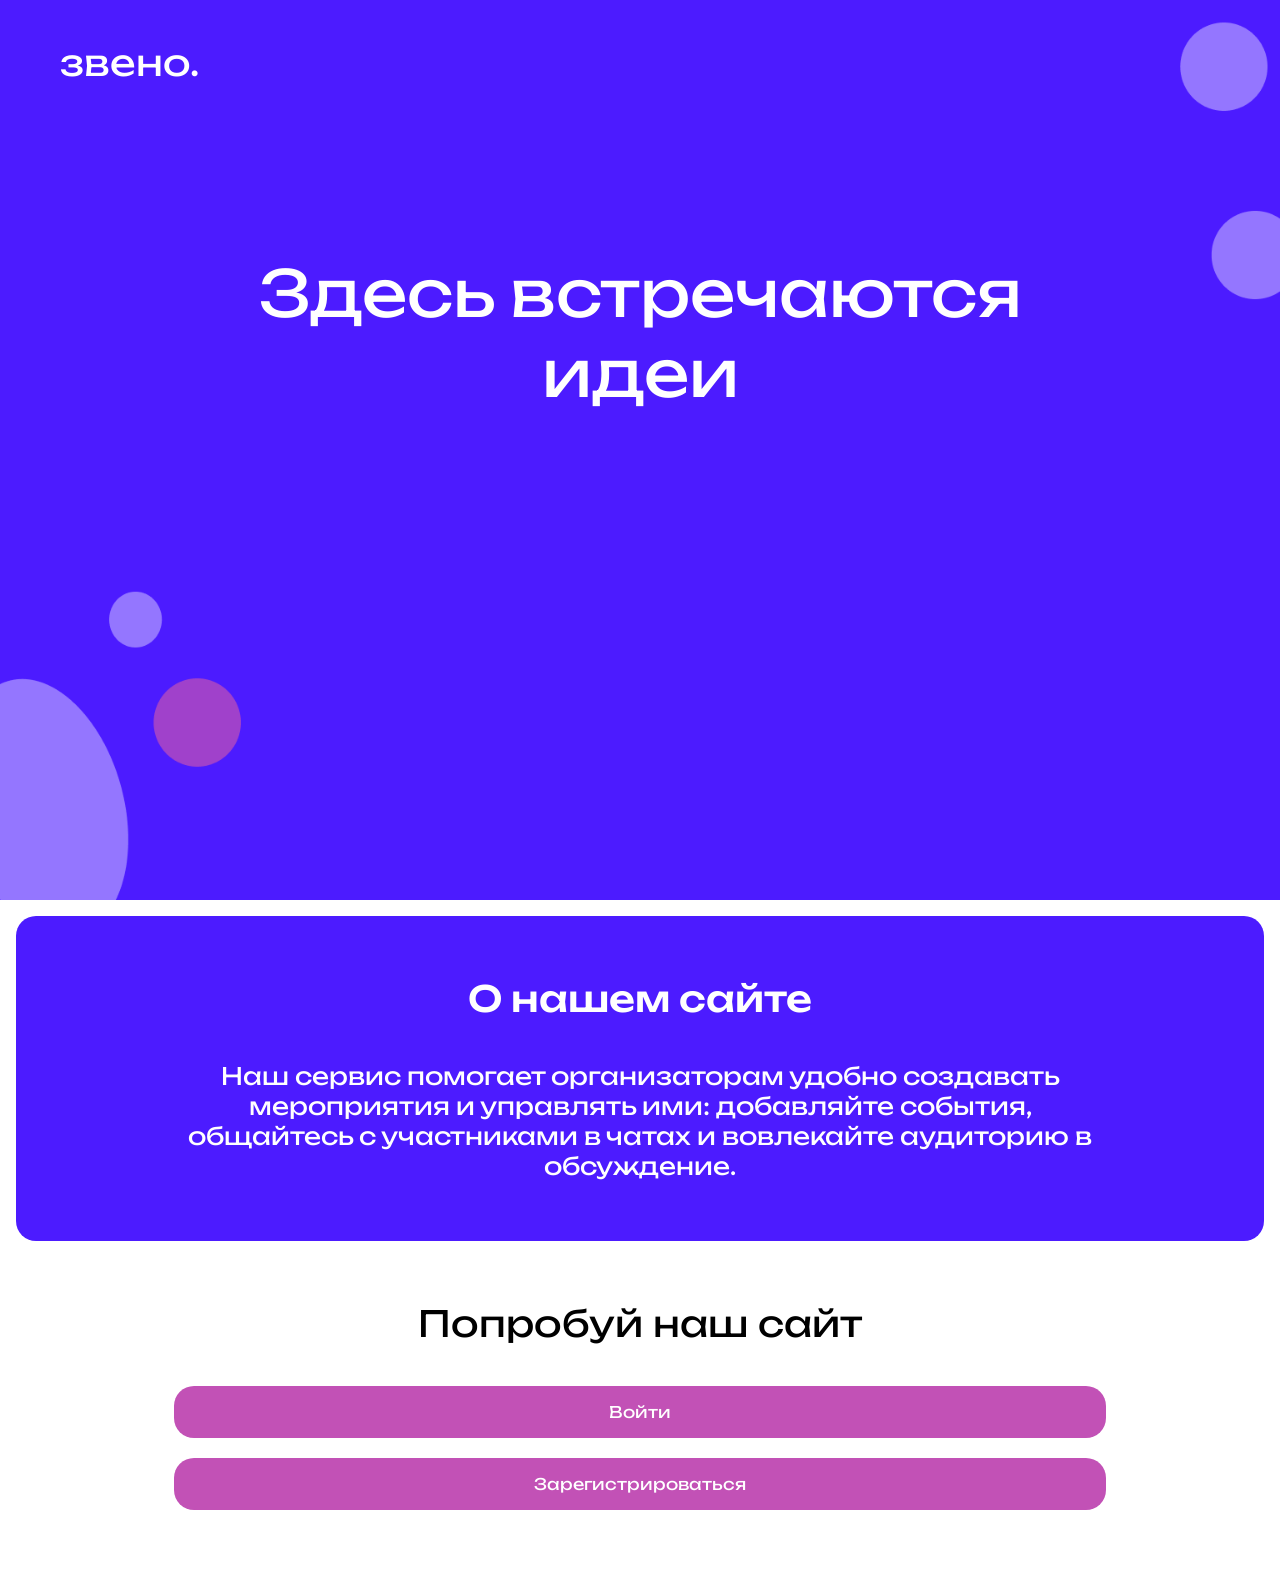
<file: index.html>
<!DOCTYPE html>
<html lang="en">

<head>
    <meta charset="UTF-8">
    <meta name="viewport" content="width=device-width, initial-scale=1.0">
    <link rel="stylesheet" href="assets/css/fonts.css">
    <link rel="stylesheet" href="assets/css/style.css">
    <!-- <link rel="stylesheet" href="assets/css/aos.css"> -->
    <title>звено.</title>
</head>

<body>
    <div class="hero">
        <header class="hero-header">
            <p class="hero-logo">звено.</p>
        </header>
        <p class="hero-text">
            Здесь встречаются идеи
        </p>
    </div>
    <main class="main-index">
        <div class="about-us">
            <!-- data-aos="fade-up" data-aos-anchor-placement="center-bottom" -->
            <div class="about-us-container">
                <h1 class="about-us__title">
                    О нашем сайте
                </h1>
                <p class="about-us__text">
                    Наш сервис помогает организаторам удобно создавать мероприятия и управлять ими: добавляйте события,
                    общайтесь с участниками в чатах и вовлекайте аудиторию в обсуждение.
                </p>
            </div>
        </div>
        <div class="try-block">
            <!-- data-aos="fade-up" -->
            <h1 class="try-block__title">
                Попробуй наш сайт
            </h1>
            <div class="try-block__btns">
                <a href="app/pages/auth.html" class="btn-link-main"><button class="btn main-btn">Войти</button></a>
                <a href="app/pages/role.html" class="btn-link-main"><button
                        class="btn main-btn">Зарегистрироваться</button></a>
            </div>
        </div>
    </main>
    <!-- <script src="assets/scripts/aos.js"></script>
    <script>
        AOS.init();
    </script> -->
</body>

</html>
</file>
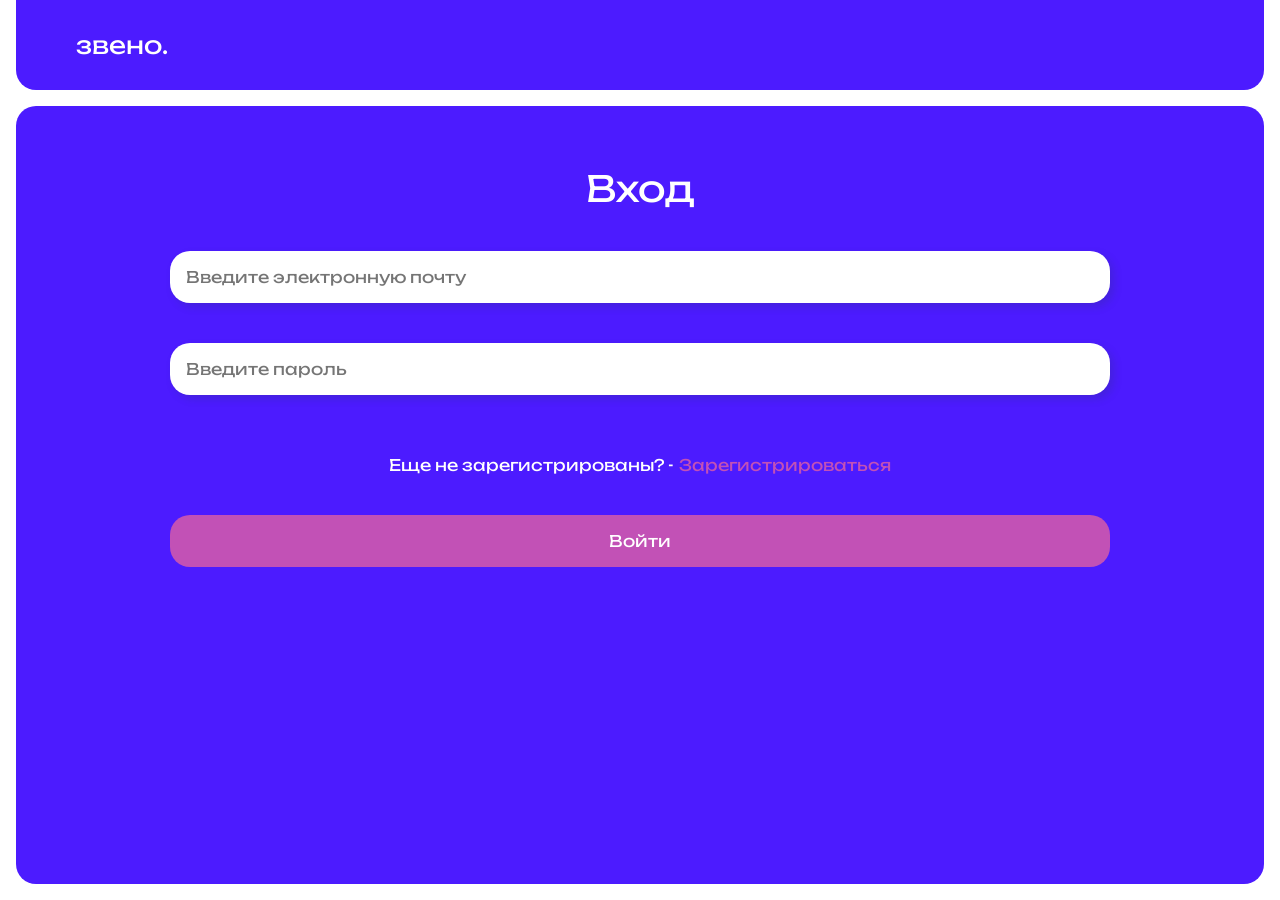
<file: app/pages/auth.html>
<!DOCTYPE html>
<html lang="en">

<head>
    <meta charset="UTF-8">
    <meta name="viewport" content="width=device-width, initial-scale=1.0">
    <link rel="stylesheet" href="../../assets/css/fonts.css">
    <link rel="stylesheet" href="../../assets/css/style.css">
    <title>звено. Выбор роли</title>
</head>

<body>
    <header class="header">
        <div class="header-wrapper">
            <p class="logo">звено.</p>
        </div>
    </header>
    <main class="main">
        <h1 class="form-title">Вход</h1>
        <form action="" class="enter-form">
            <div class="enter-form-container">
                <input type="text" placeholder="Введите электронную почту" class="form-input">
                <input type="text" placeholder="Введите пароль" class="form-input">
            </div>
            <div class="enter-form-btns">
                <div class="enter-form-link">
                    <p class="enter-form-link__text">
                        Еще не зарегистрированы? -
                    </p>
                    <a href="reg.html" class="enter-form-link__link">Зарегистрироваться</a>
                </div>
                <a href="main.html" class="btn-click"><button type="button" class="btn main-btn">Войти</button></a>
            </div>
        </form>
    </main>
</body>

</html>
</file>
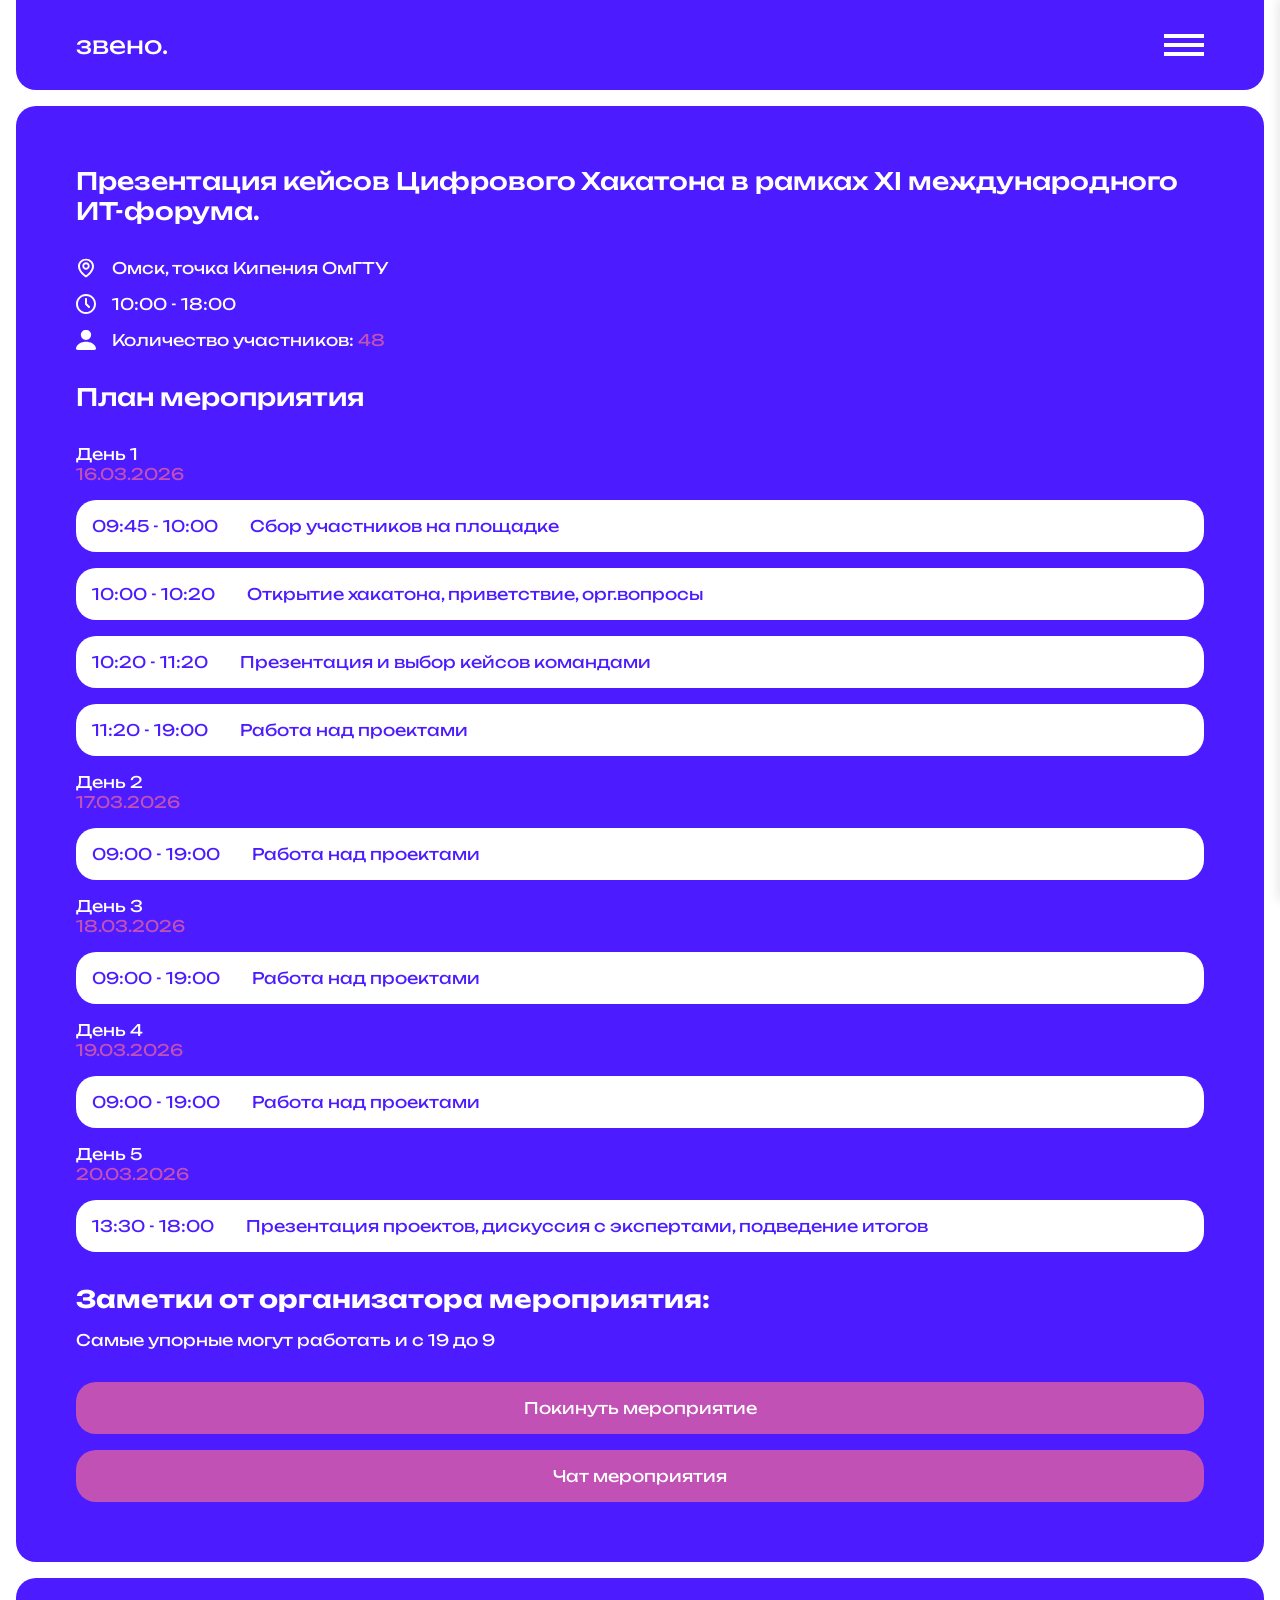
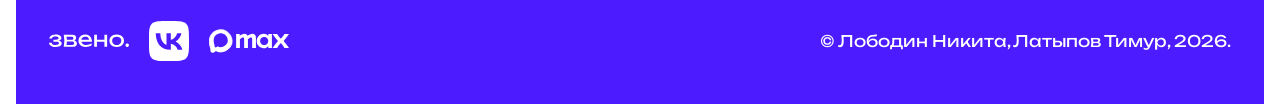
<file: app/pages/event.html>
<!DOCTYPE html>
<html lang="en">

<head>
    <meta charset="UTF-8">
    <meta name="viewport" content="width=device-width, initial-scale=1.0">
    <link rel="stylesheet" href="../../assets/css/fonts.css">
    <link rel="stylesheet" href="../../assets/css/style.css">
    <title>звено. Выбор роли</title>
</head>

<body>
    <header class="header">
        <div class="header-wrapper">
            <p class="logo">звено.</p>
            <nav class="burger-menu">
                <div class="burger-menu__item"></div>
                <div class="burger-menu__item"></div>
                <div class="burger-menu__item"></div>
            </nav>
        </div>
    </header>
    <div class="popup-menu">
        <header class="popup-header">
            <img src="../../assets/img/svg/close.svg" alt="close" class="close-btn">
        </header>
        <div class="popup-btns">
            <div class="popup-btn">
                <div class="popup-btn-text">Главная</div>
            </div>
            <div class="popup-btn">
                <div class="popup-btn-text">Мой профиль</div>
            </div>
            <div class="popup-btn">
                <div class="popup-btn-text">Моя программа</div>
            </div>
            <div class="popup-btn">
                <div class="popup-btn-text">Выход</div>
            </div>
        </div>
    </div>
    <main class="main">
        <div class="mero">
            <h1 class="mero-title">
                Презентация кейсов Цифрового Хакатона в рамках XI международного ИТ-форума.
            </h1>
            <div class="mero-desc">
                <div class="mero-desc__detail">
                    <img src="../../assets/img/svg/location.svg" alt="" class="mero-desc__detail_img">
                    </img>
                    <p class="mero-desc__detail_text">Омск, точка Кипения ОмГТУ</p>
                </div>
                <div class="mero-desc__detail">
                    <img src="../../assets/img/svg/time.svg" alt="" class="mero-desc__detail_img">
                    </img>
                    <p class="mero-desc__detail_text">10:00 - 18:00</p>
                </div>
                <div class="mero-desc__detail">
                    <img src="../../assets/img/svg/people.svg" alt="" class="mero-desc__detail_img">
                    </img>
                    <p class="mero-desc__detail_text">Количество участников: <span class="accent-span">48</span></p>
                </div>
            </div>
            <h2 class="mero__plan">План мероприятия</h2>
            <div class="mero-wrapper">
                <div class="mero-wrapper__days">
                    <div class="mero-wrapper__days-date">
                        <p class="mero-wrapper__day">День 1</p>
                        <p class="mero-wrappder__date">16.03.2026</p>
                    </div>
                    <div class="mero-wrapper__days_day-block">
                        <p class="mero-wrapper_days_day-block-time">09:45 - 10:00</p>
                        <p class="mero-wrapper_days_day-block-text">Сбор участников на площадке</p>
                    </div>
                    <div class="mero-wrapper__days_day-block">
                        <p class="mero-wrapper_days_day-block-time">10:00 - 10:20</p>
                        <p class="mero-wrapper_days_day-block-text">Открытие хакатона, приветствие, орг.вопросы</p>
                    </div>
                    <div class="mero-wrapper__days_day-block">
                        <p class="mero-wrapper_days_day-block-time">10:20 - 11:20</p>
                        <p class="mero-wrapper_days_day-block-text">Презентация и выбор кейсов командами</p>
                    </div>
                    <div class="mero-wrapper__days_day-block">
                        <p class="mero-wrapper_days_day-block-time">11:20 - 19:00</p>
                        <p class="mero-wrapper_days_day-block-text">Работа над проектами</p>
                    </div>
                    <div class="mero-wrapper__days-date">
                        <p class="mero-wrapper__day">День 2</p>
                        <p class="mero-wrappder__date">17.03.2026</p>
                    </div>
                    <div class="mero-wrapper__days_day-block">
                        <p class="mero-wrapper_days_day-block-time">09:00 - 19:00</p>
                        <p class="mero-wrapper_days_day-block-text">Работа над проектами</p>
                    </div>
                    <div class="mero-wrapper__days-date">
                        <p class="mero-wrapper__day">День 3</p>
                        <p class="mero-wrappder__date">18.03.2026</p>
                    </div>
                    <div class="mero-wrapper__days_day-block">
                        <p class="mero-wrapper_days_day-block-time">09:00 - 19:00</p>
                        <p class="mero-wrapper_days_day-block-text">Работа над проектами</p>
                    </div>
                    <div class="mero-wrapper__days-date">
                        <p class="mero-wrapper__day">День 4</p>
                        <p class="mero-wrappder__date">19.03.2026</p>
                    </div>
                    <div class="mero-wrapper__days_day-block">
                        <p class="mero-wrapper_days_day-block-time">09:00 - 19:00</p>
                        <p class="mero-wrapper_days_day-block-text">Работа над проектами</p>
                    </div>
                    <div class="mero-wrapper__days-date">
                        <p class="mero-wrapper__day">День 5</p>
                        <p class="mero-wrappder__date">20.03.2026</p>
                    </div>
                    <div class="mero-wrapper__days_day-block">
                        <p class="mero-wrapper_days_day-block-time">13:30 - 18:00</p>
                        <p class="mero-wrapper_days_day-block-text">Презентация проектов, дискуссия с экспертами,
                            подведение итогов</p>
                    </div>
                </div>
            </div>
            <div class="mero-notes">
                <h2 class="mero-notes__title">Заметки от организатора мероприятия:</h2>
                <p class="mero-notes__text">Самые упорные могут работать и с 19 до 9</p>
            </div>
            <div class="mero-btns">
                <a href="main.html" class="btn-link-main"><button class="btn">Покинуть мероприятие</button></a>
                <button class="btn event-btn-small modal-btn">Чат мероприятия</button>
            </div>
        </div>
    </main>
    <footer class="footer">
        <div class="footer-container">
            <div class="footer-icons">
                <img src="../../assets/img/svg/звено..svg" alt="звено." class="footer-icon zveno-icon">
                <img src="../../assets/img/svg/vkLogo.svg" alt="звено." class="vk-icon">
                <img src="../../assets/img/svg/maxLogo.svg" alt="звено." class="footer-icon">
            </div>
            <div class="footer-copy">
                <p class="footer-copy__text">
                    © Лободин Никита, Латыпов Тимур, 2026.
                </p>
            </div>
        </div>
    </footer>
    <div class="chat-panel hidden">
        <div class="chat-header">
            <h3 class="chat-title">Чат мероприятия</h3>
            <button class="chat-close">
                <img src="../../assets/img/svg/close.svg" alt="close">
            </button>
        </div>
        <div class="chat-messages">
            <!-- Пример сообщений -->
            <div class="chat-message chat-message--received">
                <div class="chat-message__avatar">А</div>
                <div class="chat-message__content">
                    <div class="chat-message__sender">Анна</div>
                    <div class="chat-message__text">Привет! Кто пойдет на хакатон?</div>
                    <div class="chat-message__time">14:30</div>
                </div>
            </div>
            <div class="chat-message chat-message--sent">
                <div class="chat-message__content">
                    <div class="chat-message__text">Я планирую!</div>
                    <div class="chat-message__time">14:32</div>
                </div>
            </div>
            <div class="chat-message chat-message--received">
                <div class="chat-message__avatar">М</div>
                <div class="chat-message__content">
                    <div class="chat-message__sender">Михаил</div>
                    <div class="chat-message__text">Тоже буду. Встретимся у входа?</div>
                    <div class="chat-message__time">14:35</div>
                </div>
            </div>
        </div>
        <div class="chat-input-area">
            <input type="text" class="chat-input" placeholder="Введите сообщение...">
            <button class="chat-send">
                <img src="../../assets/img/svg/send.svg" alt="send">
            </button>
        </div>
    </div>
    <script src="../../assets/scripts/chat.js"></script>
    <script src="../../assets/scripts/close-modal.js"></script>
</body>

</html>
</file>
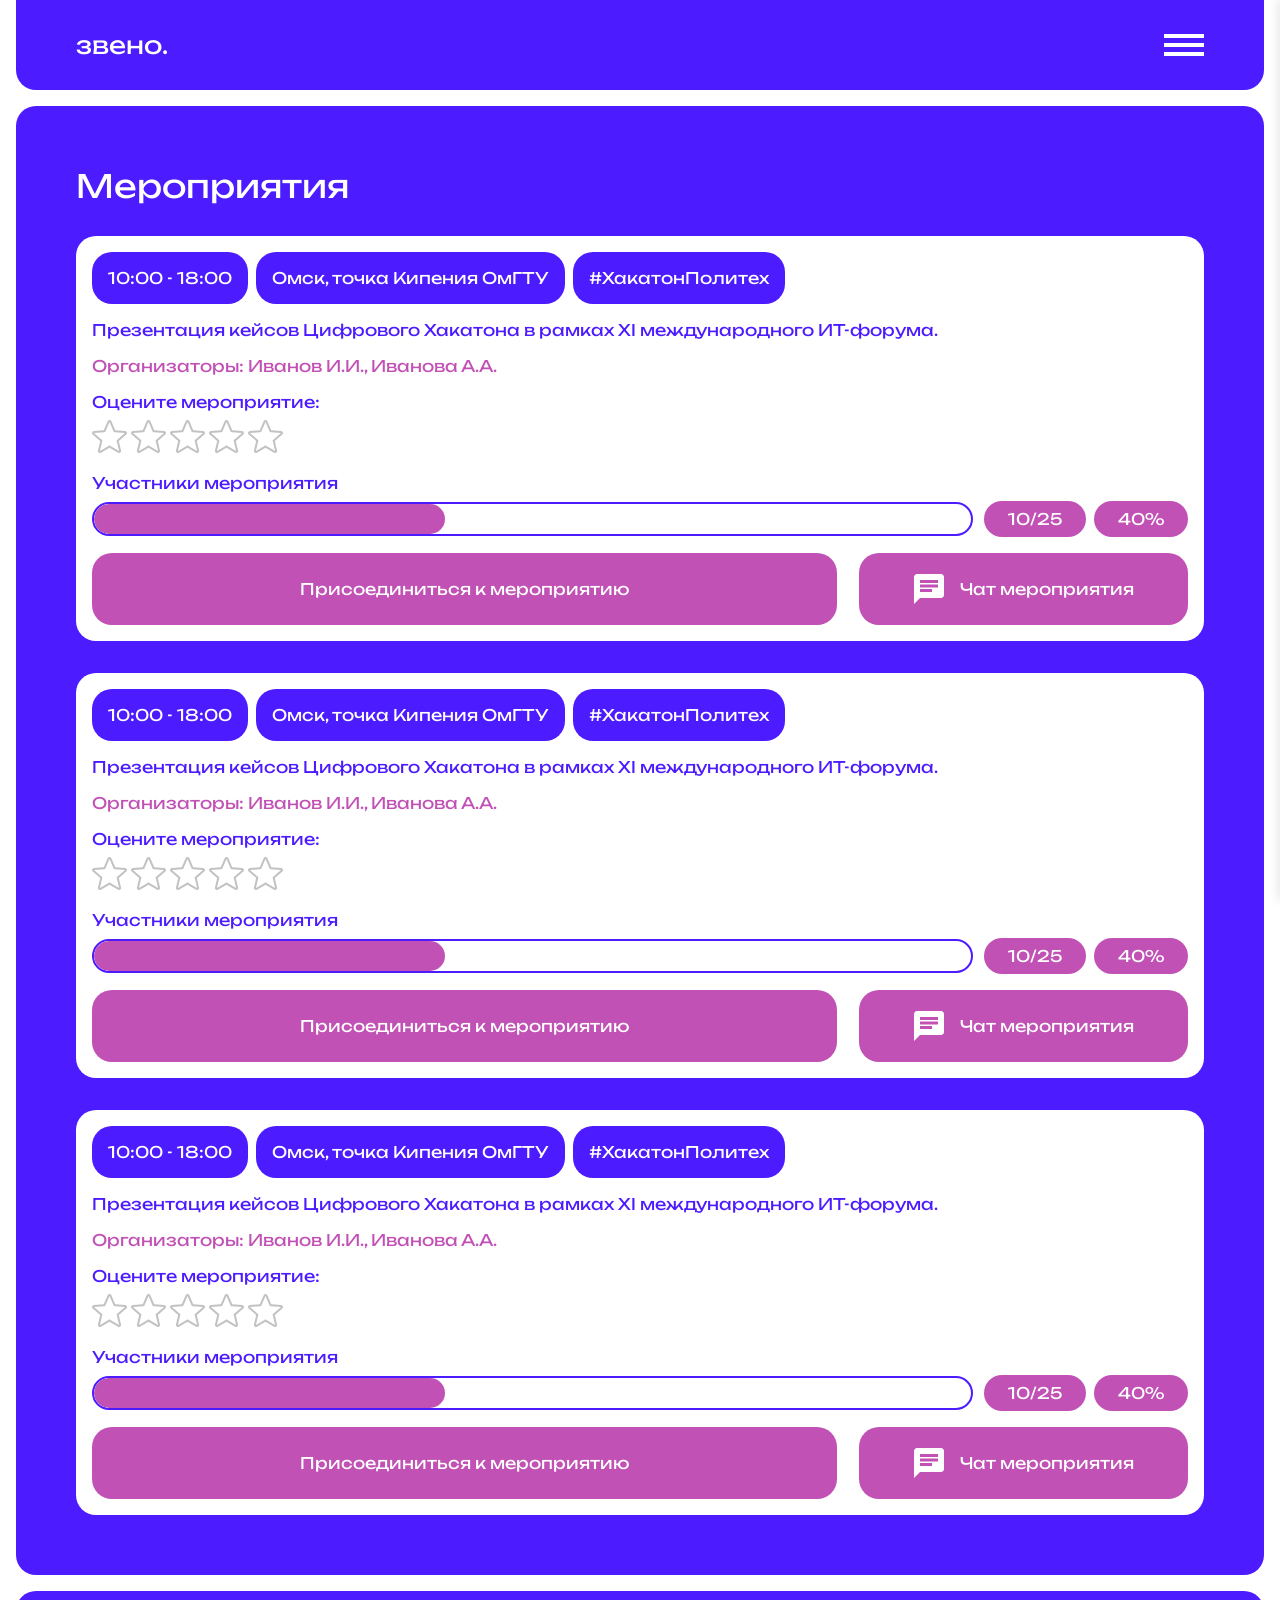
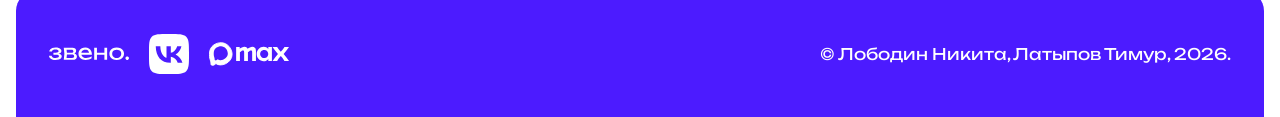
<file: app/pages/main.html>
<!DOCTYPE html>
<html lang="en">

<head>
    <meta charset="UTF-8">
    <meta name="viewport" content="width=device-width, initial-scale=1.0">
    <link rel="stylesheet" href="../../assets/css/fonts.css">
    <link rel="stylesheet" href="../../assets/css/style.css">
    <title>звено. Выбор роли</title>
</head>

<body>
    <div class="popup-menu">
        <header class="popup-header">
            <img src="../../assets/img/svg/close.svg" alt="close" class="close-btn">
        </header>
        <div class="popup-btns">
            <div class="popup-btn">
                <a href="main.html" class="popup-btn__link">
                    <div class="popup-btn-text">Главная</div>
                </a>
            </div>
            <div class="popup-btn">
                <div class="popup-btn-text">Мой профиль</div>
            </div>
            <div class="popup-btn">
                <div class="popup-btn-text">Моя программа</div>
            </div>
            <div class="popup-btn">
                <div class="popup-btn-text">Выход</div>
            </div>
        </div>
    </div>
    <header class="header">
        <div class="header-wrapper">
            <p class="logo">звено.</p>
            <nav class="burger-menu">
                <div class="burger-menu__item"></div>
                <div class="burger-menu__item"></div>
                <div class="burger-menu__item"></div>
            </nav>
        </div>
    </header>
    <main class="main">
        <h1 class="event-title-head">Мероприятия</h1>
        <div class="event-wrapper">
            <div class="event-block">
                <div class="event-tags">
                    <div class="event-tag">
                        <p class="event-tag__text">10:00 - 18:00</p>
                    </div>
                    <div class="event-tag">
                        <p class="event-tag__text">Омск, точка Кипения ОмГТУ</p>
                    </div>
                    <div class="event-tag">
                        <p class="event-tag__text">#ХакатонПолитех</p>
                    </div>
                </div>
                <a href="#" class="event-title">Презентация кейсов Цифрового Хакатона в рамках XI международного
                    ИТ-форума.</a>
                <p class="event-organisators">Организаторы: Иванов И.И., Иванова А.А.</p>
                <div class="event-grade">
                    <p class="event-grade__text">Оцените мероприятие:</p>
                    <div class="event-grade__stars">
                        <img src="../../assets/img/svg/star.svg" alt="star" class="event-grade__star">
                        <img src="../../assets/img/svg/star.svg" alt="star" class="event-grade__star">
                        <img src="../../assets/img/svg/star.svg" alt="star" class="event-grade__star">
                        <img src="../../assets/img/svg/star.svg" alt="star" class="event-grade__star">
                        <img src="../../assets/img/svg/star.svg" alt="star" class="event-grade__star">
                    </div>
                </div>
                <div class="event-members">
                    <p class="event-members__title">
                        Участники мероприятия
                    </p>
                    <div class="event-member-down">
                        <div class="event-member-line">
                            <div class="event-member-line__pink"></div>
                        </div>
                        <div class="event-member__blocks">
                            <div class="event-members__block">
                                <div class="event-members__block__text">10/25</div>
                            </div>
                            <div class="event-members__block">
                                <div class="event-members__block__text">40%</div>
                            </div>
                        </div>
                    </div>
                </div>
                <div class="event-btns">
                    <a href="event.html" class="btn-link"><button class="btn event-btn-big">Присоединиться к
                            мероприятию</button></a>
                    <button class="btn event-btn-small-main modal-btn"><img src="../../assets/img/svg/chat.svg" alt="chat" class="chat-icon">Чат
                        мероприятия</button>
                </div>
            </div>
            <div class="event-block">
                <div class="event-tags">
                    <div class="event-tag">
                        <p class="event-tag__text">10:00 - 18:00</p>
                    </div>
                    <div class="event-tag">
                        <p class="event-tag__text">Омск, точка Кипения ОмГТУ</p>
                    </div>
                    <div class="event-tag">
                        <p class="event-tag__text">#ХакатонПолитех</p>
                    </div>
                </div>
                <a href="#" class="event-title">Презентация кейсов Цифрового Хакатона в рамках XI международного
                    ИТ-форума.</a>
                <p class="event-organisators">Организаторы: Иванов И.И., Иванова А.А.</p>
                <div class="event-grade">
                    <p class="event-grade__text">Оцените мероприятие:</p>
                    <div class="event-grade__stars">
                        <img src="../../assets/img/svg/star.svg" alt="star" class="event-grade__star">
                        <img src="../../assets/img/svg/star.svg" alt="star" class="event-grade__star">
                        <img src="../../assets/img/svg/star.svg" alt="star" class="event-grade__star">
                        <img src="../../assets/img/svg/star.svg" alt="star" class="event-grade__star">
                        <img src="../../assets/img/svg/star.svg" alt="star" class="event-grade__star">
                    </div>
                </div>
                <div class="event-members">
                    <p class="event-members__title">
                        Участники мероприятия
                    </p>
                    <div class="event-member-down">
                        <div class="event-member-line">
                            <div class="event-member-line__pink"></div>
                        </div>
                        <div class="event-member__blocks">
                            <div class="event-members__block">
                                <div class="event-members__block__text">10/25</div>
                            </div>
                            <div class="event-members__block">
                                <div class="event-members__block__text">40%</div>
                            </div>
                        </div>
                    </div>
                </div>
                <div class="event-btns">
                    <a href="event.html" class="btn-link"><button class="btn event-btn-big">Присоединиться к
                            мероприятию</button></a>
                    <button class="btn event-btn-small-main modal-btn"><img src="../../assets/img/svg/chat.svg" alt="chat" class="chat-icon">Чат
                        мероприятия</button>
                </div>
            </div>
            <div class="event-block">
                <div class="event-tags">
                    <div class="event-tag">
                        <p class="event-tag__text">10:00 - 18:00</p>
                    </div>
                    <div class="event-tag">
                        <p class="event-tag__text">Омск, точка Кипения ОмГТУ</p>
                    </div>
                    <div class="event-tag">
                        <p class="event-tag__text">#ХакатонПолитех</p>
                    </div>
                </div>
                <a href="#" class="event-title">Презентация кейсов Цифрового Хакатона в рамках XI международного
                    ИТ-форума.</a>
                <p class="event-organisators">Организаторы: Иванов И.И., Иванова А.А.</p>
                <div class="event-grade">
                    <p class="event-grade__text">Оцените мероприятие:</p>
                    <div class="event-grade__stars">
                        <img src="../../assets/img/svg/star.svg" alt="star" class="event-grade__star">
                        <img src="../../assets/img/svg/star.svg" alt="star" class="event-grade__star">
                        <img src="../../assets/img/svg/star.svg" alt="star" class="event-grade__star">
                        <img src="../../assets/img/svg/star.svg" alt="star" class="event-grade__star">
                        <img src="../../assets/img/svg/star.svg" alt="star" class="event-grade__star">
                    </div>
                </div>
                <div class="event-members">
                    <p class="event-members__title">
                        Участники мероприятия
                    </p>
                    <div class="event-member-down">
                        <div class="event-member-line">
                            <div class="event-member-line__pink"></div>
                        </div>
                        <div class="event-member__blocks">
                            <div class="event-members__block">
                                <div class="event-members__block__text">10/25</div>
                            </div>
                            <div class="event-members__block">
                                <div class="event-members__block__text">40%</div>
                            </div>
                        </div>
                    </div>
                </div>
                <div class="event-btns">
                    <a href="event.html" class="btn-link"><button class="btn event-btn-big">Присоединиться к
                            мероприятию</button></a>
                    <button class="btn event-btn-small-main modal-btn"><img src="../../assets/img/svg/chat.svg" alt="chat" class="chat-icon">Чат
                        мероприятия</button>
                </div>
            </div>
        </div>
    </main>
    <footer class="footer">
        <div class="footer-container">
            <div class="footer-icons">
                <img src="../../assets/img/svg/звено..svg" alt="звено." class="footer-icon zveno-icon">
                <img src="../../assets/img/svg/vkLogo.svg" alt="звено." class="vk-icon">
                <img src="../../assets/img/svg/maxLogo.svg" alt="звено." class="footer-icon">
            </div>
            <div class="footer-copy">
                <p class="footer-copy__text">
                    © Лободин Никита, Латыпов Тимур, 2026.
                </p>
            </div>
        </div>
    </footer>
    <div class="chat-panel hidden">
        <div class="chat-header">
            <h3 class="chat-title">Чат мероприятия</h3>
            <button class="chat-close">
                <img src="../../assets/img/svg/close.svg" alt="close">
            </button>
        </div>
        <div class="chat-messages">
            <!-- Пример сообщений -->
            <div class="chat-message chat-message--received">
                <div class="chat-message__avatar">А</div>
                <div class="chat-message__content">
                    <div class="chat-message__sender">Анна</div>
                    <div class="chat-message__text">Привет! Кто пойдет на хакатон?</div>
                    <div class="chat-message__time">14:30</div>
                </div>
            </div>
            <div class="chat-message chat-message--sent">
                <div class="chat-message__content">
                    <div class="chat-message__text">Я планирую!</div>
                    <div class="chat-message__time">14:32</div>
                </div>
            </div>
            <div class="chat-message chat-message--received">
                <div class="chat-message__avatar">М</div>
                <div class="chat-message__content">
                    <div class="chat-message__sender">Михаил</div>
                    <div class="chat-message__text">Тоже буду. Встретимся у входа?</div>
                    <div class="chat-message__time">14:35</div>
                </div>
            </div>
        </div>
        <div class="chat-input-area">
            <input type="text" class="chat-input" placeholder="Введите сообщение...">
            <button class="chat-send">
                <img src="../../assets/img/svg/send.svg" alt="send">
            </button>
        </div>
    </div>
    <script src="../../assets/scripts/chat.js"></script>
    <script src="../../assets/scripts/close-modal.js"></script>
</body>

</html>
</file>
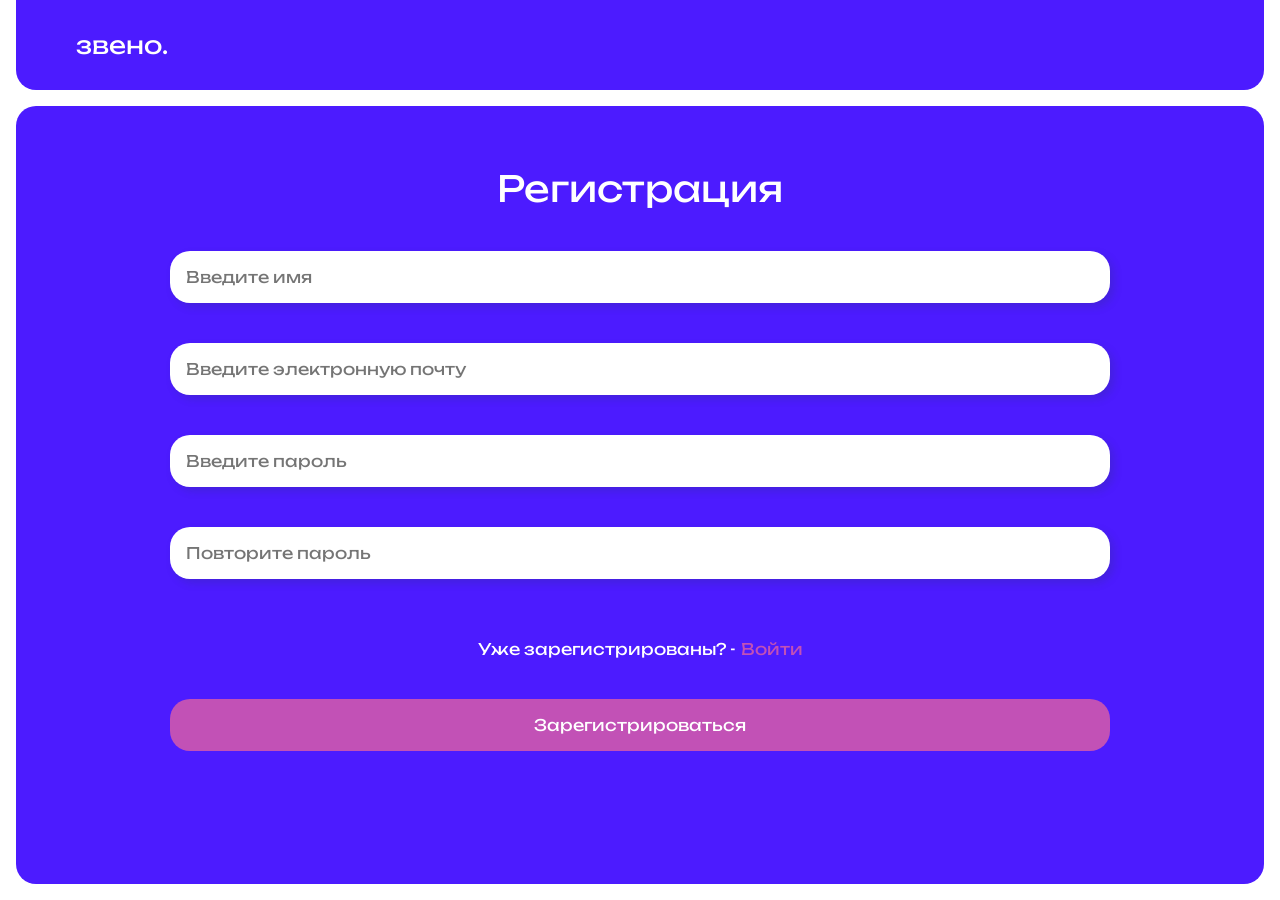
<file: app/pages/reg.html>
<!DOCTYPE html>
<html lang="en">

<head>
    <meta charset="UTF-8">
    <meta name="viewport" content="width=device-width, initial-scale=1.0">
    <link rel="stylesheet" href="../../assets/css/fonts.css">
    <link rel="stylesheet" href="../../assets/css/style.css">
    <title>звено. Регистрация</title>
</head>

<body>
    <header class="header">
        <div class="header-wrapper">
            <p class="logo">звено.</p>
        </div>
    </header>
    <main class="main">
        <h1 class="form-title">Регистрация</h1>
        <form action="" class="enter-form">
            <div class="enter-form-container">
                <input type="text" placeholder="Введите имя" class="form-input">
                <input type="text" placeholder="Введите электронную почту" class="form-input">
                <input type="text" placeholder="Введите пароль" class="form-input">
                <input type="text" placeholder="Повторите пароль" class="form-input">
            </div>
            <div class="enter-form-btns">
                <div class="enter-form-link">
                    <p class="enter-form-link__text">
                        Уже зарегистрированы? -
                    </p>
                    <a href="auth.html" class="enter-form-link__link">Войти</a>
                </div>
                <a href="main.html" class="btn-href"><button type="button"
                        class="btn btn-click">Зарегистрироваться</button></a>
            </div>
        </form>
    </main>
</body>

</html>
</file>
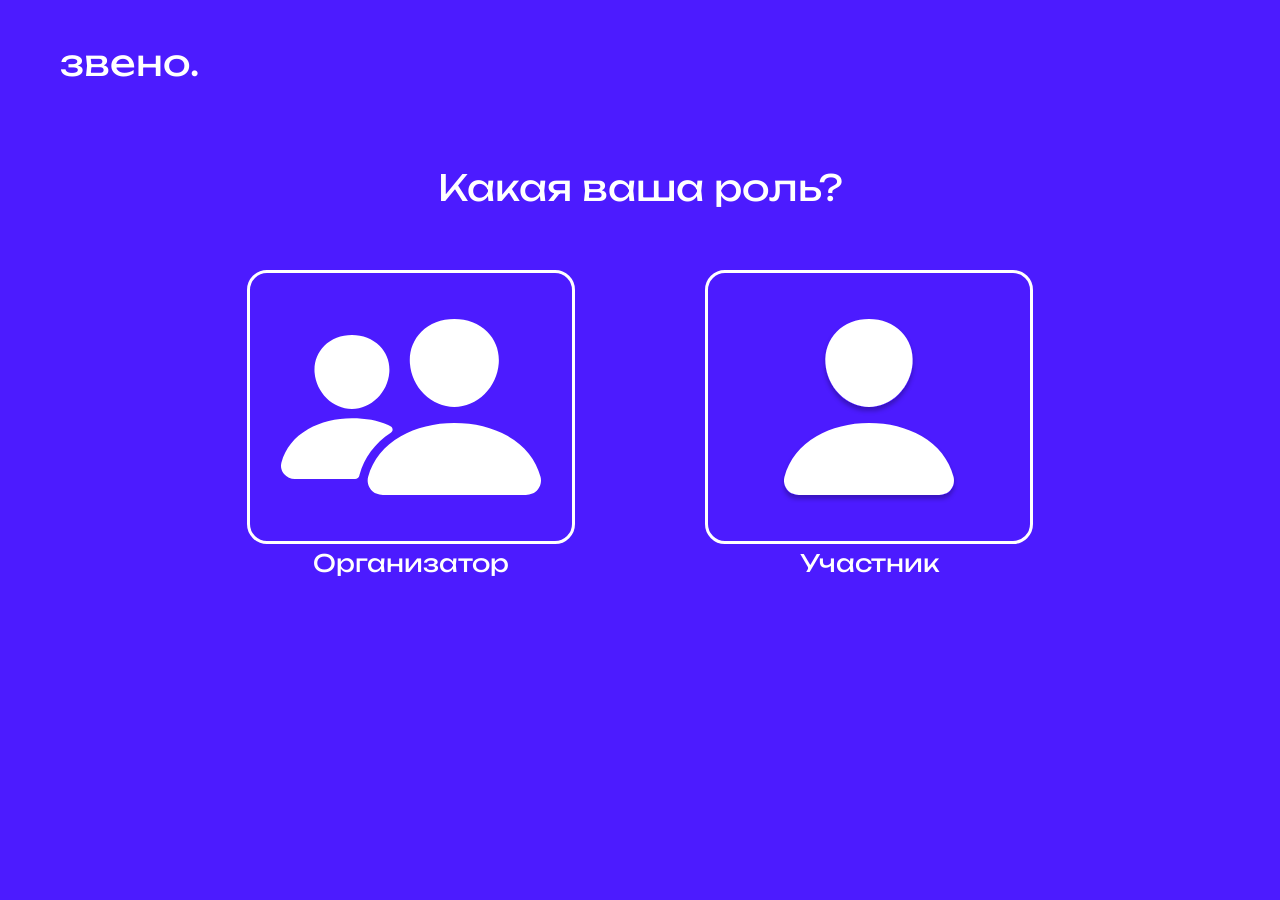
<file: app/pages/role.html>
<!DOCTYPE html>
<html lang="en">

<head>
    <meta charset="UTF-8">
    <meta name="viewport" content="width=device-width, initial-scale=1.0">
    <link rel="stylesheet" href="../../assets/css/fonts.css">
    <link rel="stylesheet" href="../../assets/css/style.css">
    <title>звено. Выбор роли</title>
</head>

<body>
    <div class="role-block">
        <header class="hero-header">
            <p class="hero-logo">звено.</p>
        </header>
        <div class="role-block__center">
            <p class="role-block__center-title">
                Какая ваша роль?
            </p>
            <div class="role-block__btns">
                <a href="reg.html" class="btn-link-role"">
                    <div class="role-block__btn">
                        <img src="../../assets/img/svg/communication.svg" alt="communication" class="role-block__img">
                        <p class="role-block__btn_text">
                            Организатор
                        </p>
                    </div>
                </a>
                <a href="reg.html" class="btn-link-role">
                    <div class="role-block__btn">
                        <img src="../../assets/img/svg/person.svg" alt="person" class="role-block__img">
                        <p class="role-block__btn_text">
                            Участник
                        </p>
                    </div>
                </a>
            </div>
        </div>
    </div>
</body>

</html>
</file>
<file: assets/css/fonts.css>
@font-face {
    font-family: 'Unbounded';
    src: url('../fonts/Unbounded-VariableFont_wght.ttf');
}
</file>
<file: assets/css/style.css>
:root {
    --white: #fff;
    --primary-color: #4C1BFF;
    --accent-color: #C251B6;
    --font64: 44px;
    --font44: 36px;
    --font36: 24px;
    --font24: 16px;
    --bradius: 20px;
}

body {
    display: flex;
    flex-direction: column;
    min-height: 100vh;
}

* {
    margin: 0;
    padding: 0;
    text-decoration: none;
    text-decoration-line: none;
    font-family: 'Unbounded';
}

.btn {
    background-color: var(--accent-color);
    color: var(--white);
    font-size: var(--font24);
    padding: 16px;
    border: none;
    border-radius: var(--bradius);
    cursor: pointer;
    transition: 0.3s;
    width: 100%;
}

.hidden {
    display: none;
}

.btn-click {
    width: 100%;
}

.main-btn {
    width: 100%;
}

.btn-link {
    width: 68%;
}

.btn:hover {
    opacity: 80%;
}

p {
    font-family: 'Unbounded';
    font-weight: 400;
}

.hero {
    height: 100vh;
    background-image: url('../img/bg-hero.png');
    background-size: cover;
}

.hero-header {
    width: 100%;
}

.logo {
    color: var(--white);
    font-size: var(--font36);
}

.accent-span {
    color: var(--accent-color);
}

.btn-link-main {
    width: 100%;
}

.hero-logo {
    color: var(--white);
    font-size: var(--font44);
    padding: 40px 60px;
}

.hero-text {
    color: var(--white);
    font-size: 64px;
    max-width: 940px;
    text-align: center;
    margin: 10% auto;
}

.header {
    margin: 0px 16px;
    border-radius: 0px 0px 20px 20px;
    background-color: var(--primary-color);
}

.header-wrapper {
    padding: 30px 60px;
    display: flex;
    justify-content: space-between;
    align-items: center;
}

.main {
    margin: 16px;
    padding: 60px 60px;
    border-radius: var(--bradius);
    background-color: var(--primary-color);
    flex-grow: 1;
}

.footer {
    margin: 0px 16px;
    border-radius: 20px 20px 0 0;
    padding: 33px;
    background-color: var(--primary-color);
}

.footer-container {
    display: flex;
    justify-content: space-between;
    align-items: center;
}

.footer-icons {
    display: flex;
    align-items: center;
    gap: 20px;
}

.footer-icon {
    width: 80px;
    height: 60px;
}

.vk-icon {
    width: 40px;
}

.footer-copy__text {
    color: var(--white);
    font-weight: 400;
}

.main-index {
    padding: 16px;
}

.about-us {
    width: 100%;
    background-color: var(--primary-color);
    border-radius: var(--bradius);
}

.about-us-container {
    padding: 60px 160px;
    display: flex;
    flex-direction: column;
    gap: 40px;
    justify-content: center;
    text-align: center;
}

.about-us__title {
    font-size: var(--font44);
    color: var(--white);
    font-weight: 500;
}

.about-us__text {
    font-size: var(--font36);
    color: var(--white);
}

.try-block {
    margin: 60px 158px;
}

.try-block__title {
    font-size: var(--font44);
    font-weight: 400;
    text-align: center;
}

.try-block__btns {
    display: flex;
    flex-direction: column;
    gap: 20px;
    max-width: 940px;
    margin: 40px auto;
}

.role-block {
    height: 100vh;
    background-color: var(--primary-color);
}

.role-block__center {
    margin-top: 40px;
}

.role-block__center-title {
    text-align: center;
    color: var(--white);
    font-size: var(--font44);
}

.role-block__btns {
    margin-top: 60px;
    display: flex;
    flex-wrap: wrap;
    justify-content: center;
    gap: 130px;
}

.role-block__btn {
    cursor: pointer;
    transition: all 1s ease;
}

.role-block__btn_text {
    color: var(--white);
    font-size: var(--font36);
    text-align: center;
}

.role-block__btn:hover {
    color: var(--accent-color);
}

.role-block__btn:hover img {
    filter: brightness(0) saturate(100%) invert(37%) sepia(95%) saturate(1043%) hue-rotate(244deg) brightness(89%) contrast(94%);
}

.role-block__btn:hover .role-block__btn_text {
    color: var(--accent-color);
}

.form-title {
    color: var(--white);
    font-size: var(--font44);
    font-weight: 400;
    text-align: center;
}

.enter-form {
    max-width: 940px;
    margin: 40px auto;
    display: flex;
    flex-direction: column;
    gap: 60px;
}

.enter-form-container {
    display: flex;
    flex-direction: column;
    gap: 40px;
}

.form-input {
    background-color: var(--white);
    color: var(--primary-color);
    padding: 16px;
    border-radius: var(--bradius);
    border: none;
    font-size: var(--font24);
    box-shadow: 4px 4px 8px 0px rgba(34, 60, 80, 0.2);
}

.enter-form-btns {
    display: flex;
    flex-direction: column;
    gap: 40px;
}

.enter-form-link {
    display: flex;
    justify-content: center;
    gap: 5px;
}

.enter-form-link__text {
    color: var(--white);
    font-size: 16px;
}

.enter-form-link__link {
    color: var(--accent-color);
}

.event-title-head {
    color: var(--white);
    font-weight: 400;
}

.burger-menu {
    display: flex;
    flex-direction: column;
    width: 40px;
    gap: 5px;
    cursor: pointer;
}

.burger-menu__item {
    height: 4px;
    background-color: var(--white);
    transition: 0.5s;
}

.event-title {}

.event-wrapper {
    margin-top: 30px;
    display: flex;
    flex-direction: column;
    gap: 32px;
}

.event-block {
    padding: 16px;
    background-color: var(--white);
    border-radius: var(--bradius);
    display: flex;
    flex-direction: column;
    gap: 16px;
}

.event-tags {
    display: flex;
    flex-wrap: wrap;
    gap: 8px;
}

.event-tag {
    padding: 16px;
    background-color: var(--primary-color);
    border-radius: var(--bradius);
    color: var(--white);
}

.event-title {
    color: var(--primary-color);
    font-size: var(--font24);
}

.event-organisators {
    font-size: 16px;
    color: var(--accent-color);
}

.event-grade {
    display: flex;
    flex-direction: column;
    gap: 8px;
}

.event-grade__text,
.event-members__title {
    color: var(--primary-color);
    font-size: var(--font24);
}

.event-members__title {
    margin-bottom: 8px;
}

.event-grade__star {
    cursor: pointer;
}

.event-members {
    display: flex;
    flex-direction: column;
}

.event-member-down {
    display: flex;
    align-items: center;
    justify-content: space-between;
    width: 100%;
}

.event-member-line {
    width: 80%;
    height: 30px;
    border-radius: var(--bradius);
    overflow: hidden;
    border: 2px solid var(--primary-color);
}

.event-member-line__pink {
    height: 30px;
    width: 40%;
    background-color: var(--accent-color);
    border-radius: var(--bradius);
}

.event-member__blocks {
    display: flex;
    gap: 8px;
}

.event-members__block {
    color: var(--white);
    background-color: var(--accent-color);
    padding: 8px 24px;
    border-radius: var(--bradius);
}

.event-members__block__text {}

.event-btns {
    width: 100%;
    display: flex;
    justify-content: space-between;
}

.event-btn-big {
    width: 100%;
    justify-content: center;
    height: 72px;
}

.event-btn-small {
    display: flex;
    justify-content: space-around;
}

.event-btn-small-main {
    width: 30%;
    display: flex;
    align-items: center;
    gap: 16px;
    justify-content: center;
}

.event-btn-small,
.event-btn-big {
    display: flex;
    align-items: center;
}

.mero {
    display: flex;
    flex-direction: column;
    gap: 32px;
}

.mero-title {
    font-size: var(--font36);
    font-weight: 500;
    color: var(--white);
}

.mero-desc {
    display: flex;
    flex-direction: column;
    gap: 16px;
}

.mero-desc__detail {
    display: flex;
    align-items: center;
    gap: 16px;
}

.mero-desc__detail_text {
    color: var(--white);
    font-size: var(--font24);
    font-weight: 400;
}

.mero__plan {
    font-size: var(--font36);
    font-weight: 500;
    color: var(--white);
}

.mero-wrapper {
    display: inline;
}

.mero-wrapper__days {
    display: flex;
    flex-direction: column;
    gap: 16px;
}

.mero-wrapper__day {
    font-size: var(--font24);
    color: var(--white);
}

.mero-wrappder__date {
    font-size: var(--font24);
    color: var(--accent-color);
}

.mero-wrapper__days_day-block {
    display: flex;
    gap: 32px;
    padding: 16px;
    border-radius: var(--bradius);
    background-color: var(--white);
}

.mero-wrapper_days_day-block-time,
.mero-wrapper_days_day-block-text {
    font-size: var(--font24);
    color: var(--primary-color);
}

.mero-notes {
    display: flex;
    flex-direction: column;
    gap: 16px;
}

.mero-notes__title {
    color: var(--white);
    font-size: var(--font36);
}

.mero-notes__text {
    color: var(--white);
    font-size: var(--font24);
}

.mero-btns {
    display: flex;
    flex-direction: column;
    gap: 16px;
}

.popup-menu {
    opacity: 0;
    visibility: hidden;
    transform: translateY(-20px);
    transition: opacity 0.3s ease, transform 0.3s ease, visibility 0.3s;
    height: 100vh;
    width: 100%;
    background-color: var(--primary-color);
    position: fixed;
    z-index: 1000;
    top: 0;
    left: 0;
}

.popup-menu.active {
    opacity: 1;
    visibility: visible;
    transform: translateY(0);
}

.popup-header {
    padding: 30px;
    display: flex;
    justify-content: end;
}

.close-btn {
    cursor: pointer;
    transition: 0.3s;
}

.close-btn:hover {
    opacity: 60%;
}

.popup-btns {
    display: flex;
    flex-direction: column;
    margin-top: 8%;
}

.popup-btn {
    cursor: pointer;
    padding: 30px;
    background-color: var(--white);
    border: 2px solid var(--primary-color);
    transition: 0.3s;
}

.popup-btn:hover {
    background-color: var(--accent-color);
}

.popup-btn:hover .popup-btn-text {
    color: var(--white);
}

.popup-btn-text {
    text-align: center;
    color: var(--primary-color);
    font-size: var(--font36);
}

.chat-panel {
    position: fixed;
    top: 0;
    right: 0;
    width: 50%;
    height: 100vh;
    background-color: #fff;
    box-shadow: -2px 0 10px rgba(0, 0, 0, 0.1);
    z-index: 2000;
    transition: transform 0.3s ease-in-out;
    transform: translateX(0);

    display: flex;
    flex-direction: column;
}

.chat-panel.hidden {
    transform: translateX(100%);
}

.chat-header {
    border-radius: 0px 0px 20px 20px;
    display: flex;
    justify-content: space-between;
    align-items: center;
    padding: 20px;
    border-bottom: 1px solid #eee;
    background-color: var(--primary-color);
    color: white;
}

.chat-title {
    margin: 0;
    font-size: 18px;
    font-weight: 500;
}

.chat-close {
    background: none;
    border: none;
    cursor: pointer;
    padding: 5px;
    display: flex;
    align-items: center;
    justify-content: center;
}

.chat-close img {
    width: 20px;
    height: 20px;
    filter: brightness(0) invert(1);
}

.chat-messages {
    flex: 1;
    overflow-y: auto;
    padding: 20px;
    display: flex;
    flex-direction: column;
    gap: 15px;
    background-color: #f8f9fa;
}

.chat-message {
    display: flex;
    gap: 10px;
    max-width: 80%;
}

.chat-message--sent {
    align-self: flex-end;
    flex-direction: row-reverse;
}

.chat-message--received {
    align-self: flex-start;
}

.chat-message__avatar {
    width: 36px;
    height: 36px;
    border-radius: 50%;
    background-color: var(--primary-color);
    color: white;
    display: flex;
    align-items: center;
    justify-content: center;
    font-weight: 500;
    flex-shrink: 0;
}

.chat-message__content {
    background-color: white;
    padding: 10px 15px;
    border-radius: 20px;
    box-shadow: 0 1px 2px rgba(0, 0, 0, 0.1);
}

.chat-message--sent .chat-message__content {
    background-color: var(--primary-color);
    color: white;
}

.chat-message__sender {
    font-size: 12px;
    font-weight: 500;
    margin-bottom: 4px;
    color: #666;
}

.chat-message--sent .chat-message__sender {
    display: none;
}

.chat-message__text {
    font-size: 14px;
    line-height: 1.4;
    word-wrap: break-word;
}

.chat-message--sent .chat-message__text {
    color: white;
}

.chat-message__time {
    font-size: 10px;
    color: #999;
    margin-top: 4px;
    text-align: right;
}

.chat-message--sent .chat-message__time {
    color: rgba(255, 255, 255, 0.7);
}

.chat-input-area {
    display: flex;
    padding: 15px 20px;
    border-top: 1px solid #eee;
    background-color: white;
    gap: 10px;
}

.chat-input {
    flex: 1;
    padding: 12px 15px;
    border: 1px solid #ddd;
    border-radius: 25px;
    font-size: 14px;
    outline: none;
    transition: border-color 0.2s;
}

.chat-input:focus {
    border-color: var(--primary-color);
}

.chat-send {
    width: 45px;
    height: 45px;
    border-radius: 50%;
    background-color: var(--primary-color);
    border: none;
    cursor: pointer;
    display: flex;
    align-items: center;
    justify-content: center;
    transition: background-color 0.2s;
    flex-shrink: 0;
}

.chat-send:hover {
    background-color: var(--accent-color);
    opacity: 0.9;
}

.chat-send img {
    width: 20px;
    height: 20px;
    filter: brightness(0) invert(1);
}

.chat-overlay {
    position: fixed;
    top: 0;
    left: 0;
    width: 100%;
    height: 100%;
    background-color: rgba(0, 0, 0, 0.5);
    z-index: 1999;
    opacity: 0;
    visibility: hidden;
    transition: opacity 0.3s ease-in-out;
}

.chat-overlay.visible {
    opacity: 1;
    visibility: visible;
}

.chat-icon {
    width: 30px;
}

.mero-desc__detail_img {
    width: 20px;
}

@media (max-width: 430px) {

    .hero-logo,
    .logo {
        font-size: var(--font24);
    }

    .hero-text {
        display: inline-block;
        word-break: keep-all;
        width: 0;
        min-width: 100%;
        white-space: pre-line;
        font-size: var(--font64);
    }

    .about-us-container {
        padding: 16px 16px;

    }

    .about-us__title {
        font-size: var(--font24);
    }

    .about-us__text {
        font-size: var(--font24);
    }

    .try-block {
        margin: 20px 16px;
    }

    .try-block__title {
        font-size: var(--font24);
    }

    .btn {
        font-size: 18px;
    }

    .header-wrapper {
        padding: 20px;
    }

    .main {
        padding: 30px 30px;
    }

    .form-title {
        font-size: var(--font36);
    }

    .form-input {
        font-size: 14px;
    }

    .enter-form-container {
        gap: 20px;
    }

    .enter-form-link {
        flex-direction: column;
    }

    .burger-menu {
        width: 35px;
        gap: 6px;
    }

    .burger-menu__item {
        height: 3px;
    }

    .event-title-head {
        font-size: var(--font24);
    }

    .event-tag {
        width: 100%;
    }

    .event-tag__text {
        font-size: 16px;
    }

    .event-title {
        font-size: 20px;
        font-weight: 500;
    }

    .event-grade__text,
    .event-members__title {
        font-size: 20px;
    }

    .event-grade__star {
        width: 30px;
    }

    .event-member-down {
        flex-direction: column;
        gap: 10px;
    }

    .event-member-line {
        width: 100%;
    }

    .event-member__blocks {
        width: 100%;
        justify-content: start;
    }

    .event-btns {
        flex-direction: column;
        gap: 10px;
    }

    .btn-link {
        width: 100%;
    }

    .event-btn-small-main {
        width: 100%;
        display: flex;
        align-items: center;
    }

    .chat-icon {
        width: 30px;
    }

    .footer {
        padding: 16px;
    }

    .footer-container {
        flex-direction: column;
        gap: 8px;
    }

    .footer-icons {
        width: 100%;
        justify-content: space-between;
    }

    .footer-icon {
        width: 60px;
    }

    img.vk-icon {
        width: 40px;
        order: -1;
    }

    .zveno-icon {
        width: 100px;
    }

    .footer-copy {
        font-size: 14px;
        font-weight: 200;
    }

    .close-btn {
        width: 35px;
    }

    .role-block__center-title {
        font-size: var(--font24);
    }

    .role-block__btn_text {
        font-size: var(--font24);
    }

    .role-block {
        height: 100vh;
    }

    .role-block__center {
        margin: 20px 0px;
    }

    .role-block__btns {
        margin-top: 30px;
        gap: 30px;
    }

    .mero-title {
        font-size: var(--font24);
    }

    .mero-desc__detail_img {
        width: 25px;
    }

    .mero-desc__detail_text {
        font-size: 16px;
    }

    .mero__plan {
        font-size: var(--font24);
    }

    .mero-wrappder__date {
        font-size: 18px;
    }

    .mero-wrapper__days_day-block {
        flex-direction: column;
        gap: 8px;
    }

    .mero-wrapper_days_day-block-time {
        color: var(--accent-color);
    }

    .mero-wrapper_days_day-block-text {
        font-size: 18px;
    }

    .mero-notes__title {
        font-size: var(--font24);
    }

    .mero-notes__text {
        font-size: 18px;
    }

    .chat-panel {
        width: 100%;
    }

    .role-block__img {
        width: 80%;
    }

    .role-block__btn {
        display: flex;
        flex-direction: column;
        align-items: center;
    }
}
</file>
